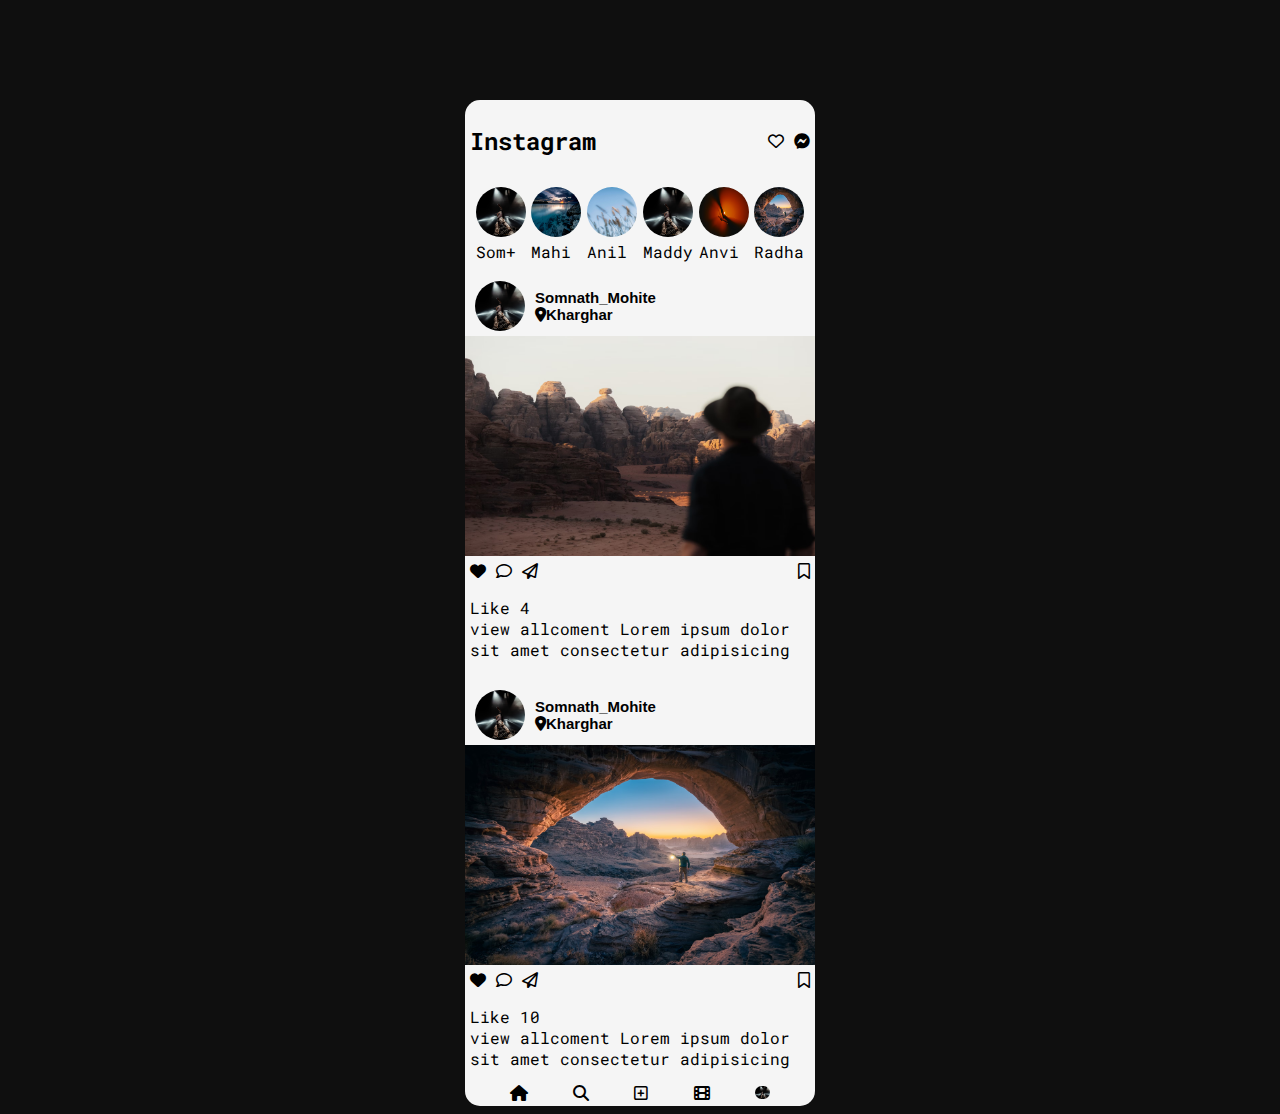
<file: instragram_1.html>
<!DOCTYPE html>
<html lang="en">
  <head>
    <meta charset="UTF-8" />
    <meta name="viewport" content="width=device-width, initial-scale=1.0" />
    <title>instragram Page</title>
    <link rel="stylesheet" href="instragram_1.css" />
    <link
      rel="stylesheet"
      href="https://cdnjs.cloudflare.com/ajax/libs/font-awesome/6.5.1/css/all.min.css"
    />
  </head>
  <body>
    <div class="container">
      <header>
        <div class="item1">
          <h2>Instagram</h2>
          <div>
            <i class="fa-regular fa-heart"></i>
            <i class="fa-brands fa-facebook-messenger"></i>
          </div>
        </div>
        <div class="item2">
          <div class="story1">
            <img src="asset/pic-4.avif" width="50px" height="50px" alt="" />
            <div>Som+</div>
          </div>
          <div class="story2">
            <img src="asset/pic-2.avif" width="50px" height="50px" alt="" />
            <div>Mahi</div>
          </div>
          <div>
            <img src="asset/pic-3.avif" width="50px" height="50px" alt="" />
            <div>Anil</div>
          </div>
          <div>
            <img src="asset/pic-4.avif" width="50px" height="50px" alt="" />
            <div>Maddy</div>
          </div>
          <div>
            <img src="asset/pic-5.avif" width="50px" height="50px" alt="" />
            <div>Anvi</div>
          </div>
          <div>
            <img src="asset/pic-6.avif" width="50px" height="50px" alt="" />
            <div>Radha</div>
          </div>
        </div>
      </header>
      <div class="item3">
        <div class="ProfilePic">
          <img
            src="asset/pic-4.avif"
            width="50px"
            height="50px"
            alt="Profile pic"
          />
          <h2>
            Somnath_Mohite <br />
            <i class="fa-solid fa-location-dot"></i>Kharghar
          </h2>
        </div>
      </div>
      <div class="item4">
        <img src="asset/pic-7.avif" width="350px" height="220px" alt="" />
        <div class="iconn">
          <i class="fa-solid fa-heart"></i>
          <i class="fa-regular fa-comment"></i>
          <i class="fa-regular fa-paper-plane"></i>
          <i class="fa-regular fa-bookmark" id="icon"></i>
        </div>
        <p>
          Like 4 <br />
          view allcoment Lorem ipsum dolor sit amet consectetur adipisicing
        </p>
      </div>
      <div class="item3">
        <div class="ProfilePic">
          <img
            src="asset/pic-4.avif"
            width="50px"
            height="50px"
            alt="Profile pic"
          />
          <h2>
            Somnath_Mohite <br />
            <i class="fa-solid fa-location-dot"></i>Kharghar
          </h2>
        </div>
        <div class="item4">
          <img src="asset/pic-6.avif" width="350px" height="220px" alt="" />
          <div class="iconn">
            <i class="fa-solid fa-heart"></i>
            <i class="fa-regular fa-comment"></i>
            <i class="fa-regular fa-paper-plane"></i>
            <i class="fa-regular fa-bookmark" id="icon"></i>
          </div>
          <p>
            Like 10 <br />
            view allcoment Lorem ipsum dolor sit amet consectetur adipisicing
          </p>
        </div>

        <footer class="footer">
          <i class="fa-solid fa-house"></i>
          <i class="fa-solid fa-magnifying-glass"></i>
          <i class="fa-regular fa-square-plus"></i>
          <i class="fa-solid fa-film"></i>
          <img
            src="asset/pic-4.avif"
            width="15px"
            height="13px"
            alt="Profile pic"
          />
        </footer>
      </div>
    </div>
  </body>
</html>
</file>
<file: instragram_1.css>
@import url('https://fonts.googleapis.com/css2?family=Roboto+Mono:wght@500&display=swap');


body{
    display: flex;
    justify-content: center;
    align-content: center;
    margin-top: 100px;
    background-color: rgb(15, 15, 15);
}
.container{
width:350px;
height: 800ox;
background-color: whitesmoke; 
border-radius: 15px;
overflow: hidden;
font-family: 'Roboto Mono', monospace;
box-shadow: inset;
}
.item1{
    padding: 5px;
    display: flex;
    justify-content: space-between;
    align-items: center;

}
.item2{
    display: flex;
    justify-content: space-evenly;
    align-items: center;
    overflow-x: hidden;
    padding: 5px;
    }
    .item2 img{
        border-radius: 25px;
        border: 1cm;
    }
.ProfilePic{
    display: flex;
    justify-content: start;
    align-items: center;
    padding-top: 10px;
    padding-left: 10px;
    }
    .ProfilePic h2{
        font-family: Arial, Helvetica, sans-serif;
        font-size: 15px;
        padding-left: 10px ;
    }
    .ProfilePic img{
        border-radius: 30px;
    }
    .iconn{
        padding-left: 5px;
    }
    #icon{
        margin-left: 250px;
    }
    .item4 p{
        padding-left: 5px;
    }
    .footer{
        display: flex;
        justify-content: space-evenly;
        align-items: center;
        padding-bottom: 5px;
    }
    .footer img{
        border-radius: 20px;
    }
.item3 item4{
    overflow: hidden;
}
</file>
